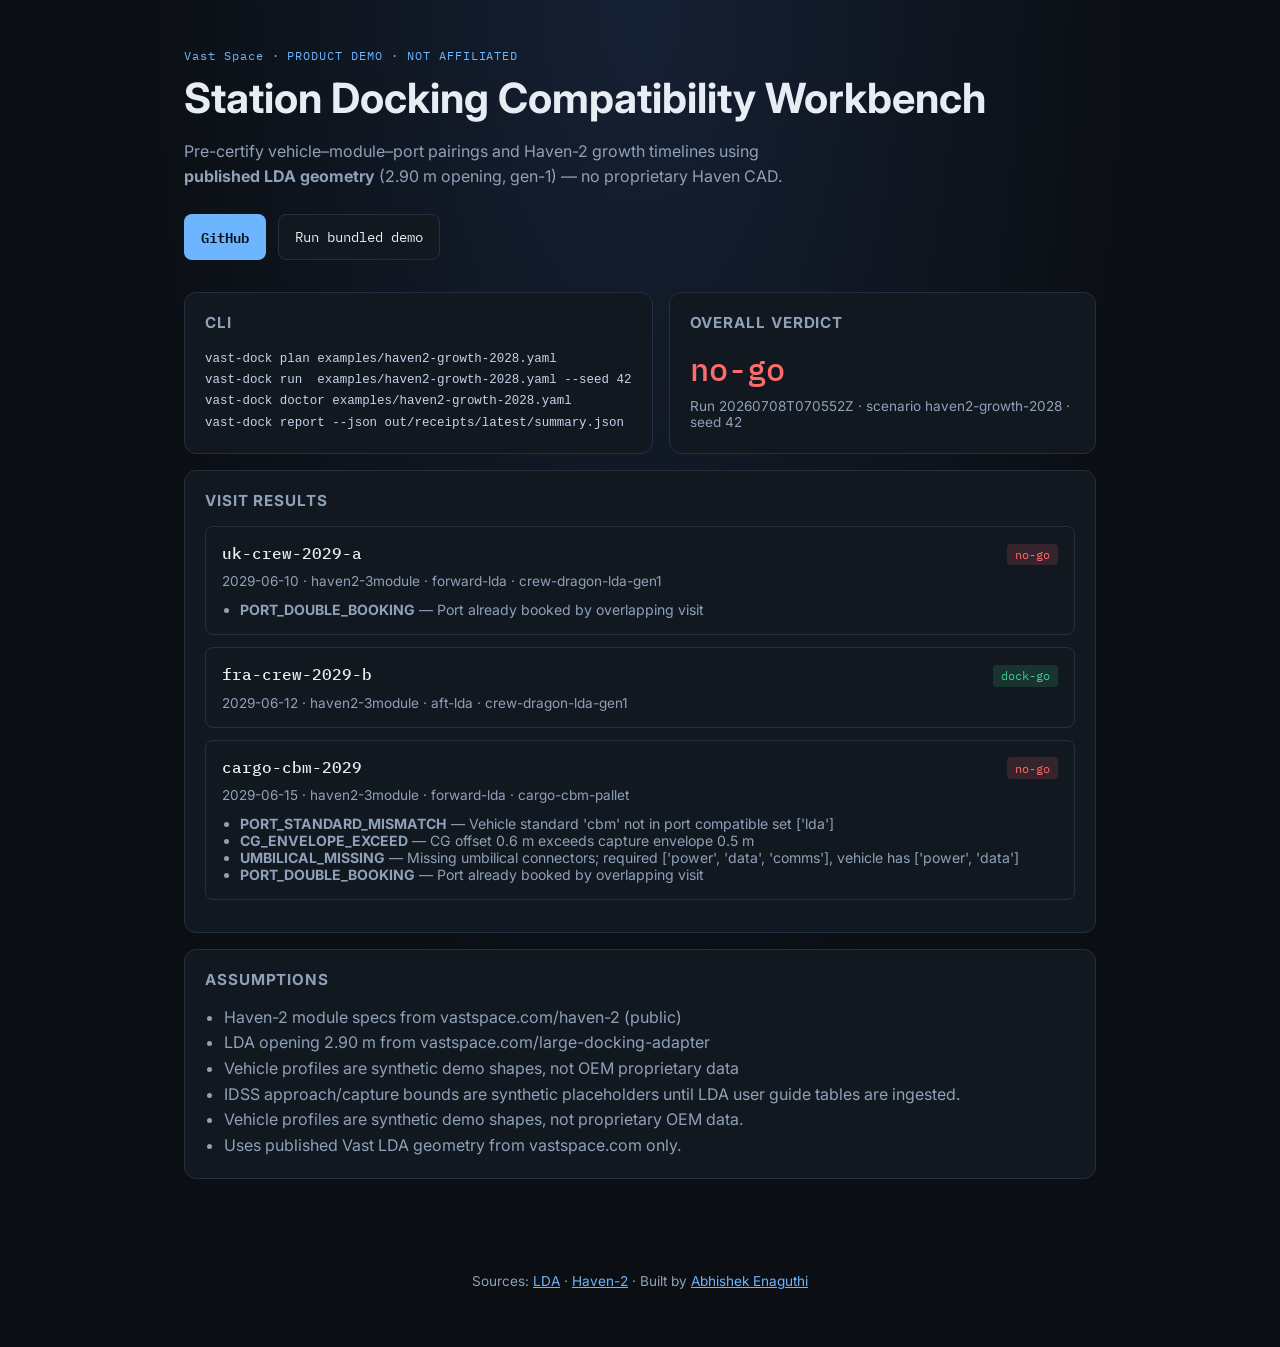
<file: site/index.html>
<!DOCTYPE html>
<html lang="en">
  <head>
    <meta charset="UTF-8" />
    <meta name="viewport" content="width=device-width, initial-scale=1.0" />
    <title>Station Docking Compatibility Workbench — Vast LDA</title>
    <meta
      name="description"
      content="Plan, simulate, and receipt-check station docking compatibility using published Vast LDA specs."
    />
    <link rel="preconnect" href="https://fonts.googleapis.com" />
    <link
      href="https://fonts.googleapis.com/css2?family=IBM+Plex+Mono:wght@400;500&family=Inter:wght@400;500;600&display=swap"
      rel="stylesheet"
    />
    <link rel="stylesheet" href="./styles.css" />
  </head>
  <body>
    <header class="hero">
      <p class="eyebrow">Vast Space · PRODUCT DEMO · NOT AFFILIATED</p>
      <h1>Station Docking Compatibility Workbench</h1>
      <p class="lede">
        Pre-certify vehicle–module–port pairings and Haven-2 growth timelines using
        <strong>published LDA geometry</strong> (2.90 m opening, gen-1) — no proprietary Haven CAD.
      </p>
      <div class="hero-actions">
        <a class="btn primary" href="https://github.com/Abhishek21g/vast-docking-workbench" target="_blank" rel="noopener">GitHub</a>
        <button class="btn" id="run-demo">Run bundled demo</button>
      </div>
    </header>

    <main class="grid">
      <section class="panel">
        <h2>CLI</h2>
        <pre class="code"><code>vast-dock plan examples/haven2-growth-2028.yaml
vast-dock run  examples/haven2-growth-2028.yaml --seed 42
vast-dock doctor examples/haven2-growth-2028.yaml
vast-dock report --json out/receipts/latest/summary.json</code></pre>
      </section>

      <section class="panel verdict-panel">
        <h2>Overall verdict</h2>
        <div id="overall-verdict" class="verdict no-go">no-go</div>
        <p id="run-meta" class="meta"></p>
      </section>

      <section class="panel full">
        <h2>Visit results</h2>
        <div id="visits" class="visits"></div>
      </section>

      <section class="panel full">
        <h2>Assumptions</h2>
        <ul id="assumptions" class="assumptions"></ul>
      </section>
    </main>

    <footer>
      <p>
        Sources:
        <a href="https://www.vastspace.com/large-docking-adapter">LDA</a> ·
        <a href="https://www.vastspace.com/haven-2">Haven-2</a> ·
        Built by <a href="https://enaguthi.com">Abhishek Enaguthi</a>
      </p>
    </footer>
    <script src="./app.js"></script>
  </body>
</html>
</file>
<file: site/styles.css>
:root {
  --bg: #0b0f14;
  --panel: #121820;
  --border: #243041;
  --text: #e8edf4;
  --muted: #8fa0b8;
  --go: #3ecf8e;
  --review: #f0b429;
  --nogo: #ff6b6b;
  --accent: #6eb5ff;
  --mono: "IBM Plex Mono", monospace;
  --sans: "Inter", system-ui, sans-serif;
}

* { box-sizing: border-box; }
body {
  margin: 0;
  font-family: var(--sans);
  background: radial-gradient(ellipse at top, #152033 0%, var(--bg) 55%);
  color: var(--text);
  min-height: 100vh;
}

.hero {
  padding: 3rem 1.5rem 2rem;
  max-width: 960px;
  margin: 0 auto;
}

.eyebrow {
  font-family: var(--mono);
  font-size: 0.75rem;
  letter-spacing: 0.08em;
  color: var(--accent);
  margin: 0 0 0.75rem;
}

h1 {
  font-size: clamp(1.8rem, 4vw, 2.6rem);
  margin: 0 0 1rem;
  line-height: 1.15;
}

.lede {
  color: var(--muted);
  max-width: 62ch;
  line-height: 1.6;
}

.hero-actions { display: flex; gap: 0.75rem; margin-top: 1.5rem; flex-wrap: wrap; }

.btn {
  font-family: var(--mono);
  font-size: 0.85rem;
  padding: 0.65rem 1rem;
  border-radius: 8px;
  border: 1px solid var(--border);
  background: var(--panel);
  color: var(--text);
  cursor: pointer;
  text-decoration: none;
}

.btn.primary {
  background: var(--accent);
  color: #041018;
  border-color: transparent;
  font-weight: 600;
}

.grid {
  display: grid;
  grid-template-columns: repeat(2, 1fr);
  gap: 1rem;
  max-width: 960px;
  margin: 0 auto;
  padding: 0 1.5rem 3rem;
}

.panel {
  background: var(--panel);
  border: 1px solid var(--border);
  border-radius: 12px;
  padding: 1.25rem;
}

.panel.full { grid-column: 1 / -1; }

h2 {
  margin: 0 0 1rem;
  font-size: 0.95rem;
  text-transform: uppercase;
  letter-spacing: 0.06em;
  color: var(--muted);
}

.code {
  margin: 0;
  font-family: var(--mono);
  font-size: 0.78rem;
  line-height: 1.55;
  overflow-x: auto;
  color: #c5d4ea;
}

.verdict {
  font-family: var(--mono);
  font-size: 2rem;
  font-weight: 500;
  text-transform: lowercase;
}

.verdict.dock-go { color: var(--go); }
.verdict.human-review { color: var(--review); }
.verdict.no-go { color: var(--nogo); }

.meta { color: var(--muted); font-size: 0.85rem; margin: 0.5rem 0 0; }

.visit-card {
  border: 1px solid var(--border);
  border-radius: 8px;
  padding: 1rem;
  margin-bottom: 0.75rem;
}

.visit-head {
  display: flex;
  justify-content: space-between;
  gap: 1rem;
  align-items: baseline;
  flex-wrap: wrap;
}

.visit-id { font-family: var(--mono); font-weight: 500; }

.badge {
  font-family: var(--mono);
  font-size: 0.75rem;
  padding: 0.2rem 0.5rem;
  border-radius: 4px;
  text-transform: lowercase;
}

.badge.dock-go { background: rgba(62, 207, 142, 0.15); color: var(--go); }
.badge.human-review { background: rgba(240, 180, 41, 0.15); color: var(--review); }
.badge.no-go { background: rgba(255, 107, 107, 0.15); color: var(--nogo); }

.findings {
  margin: 0.75rem 0 0;
  padding-left: 1.1rem;
  color: var(--muted);
  font-size: 0.88rem;
}

.assumptions {
  margin: 0;
  padding-left: 1.2rem;
  color: var(--muted);
  line-height: 1.6;
}

footer {
  text-align: center;
  padding: 2rem 1rem 3rem;
  color: var(--muted);
  font-size: 0.85rem;
}

footer a { color: var(--accent); }

@media (max-width: 700px) {
  .grid { grid-template-columns: 1fr; }
}
</file>
